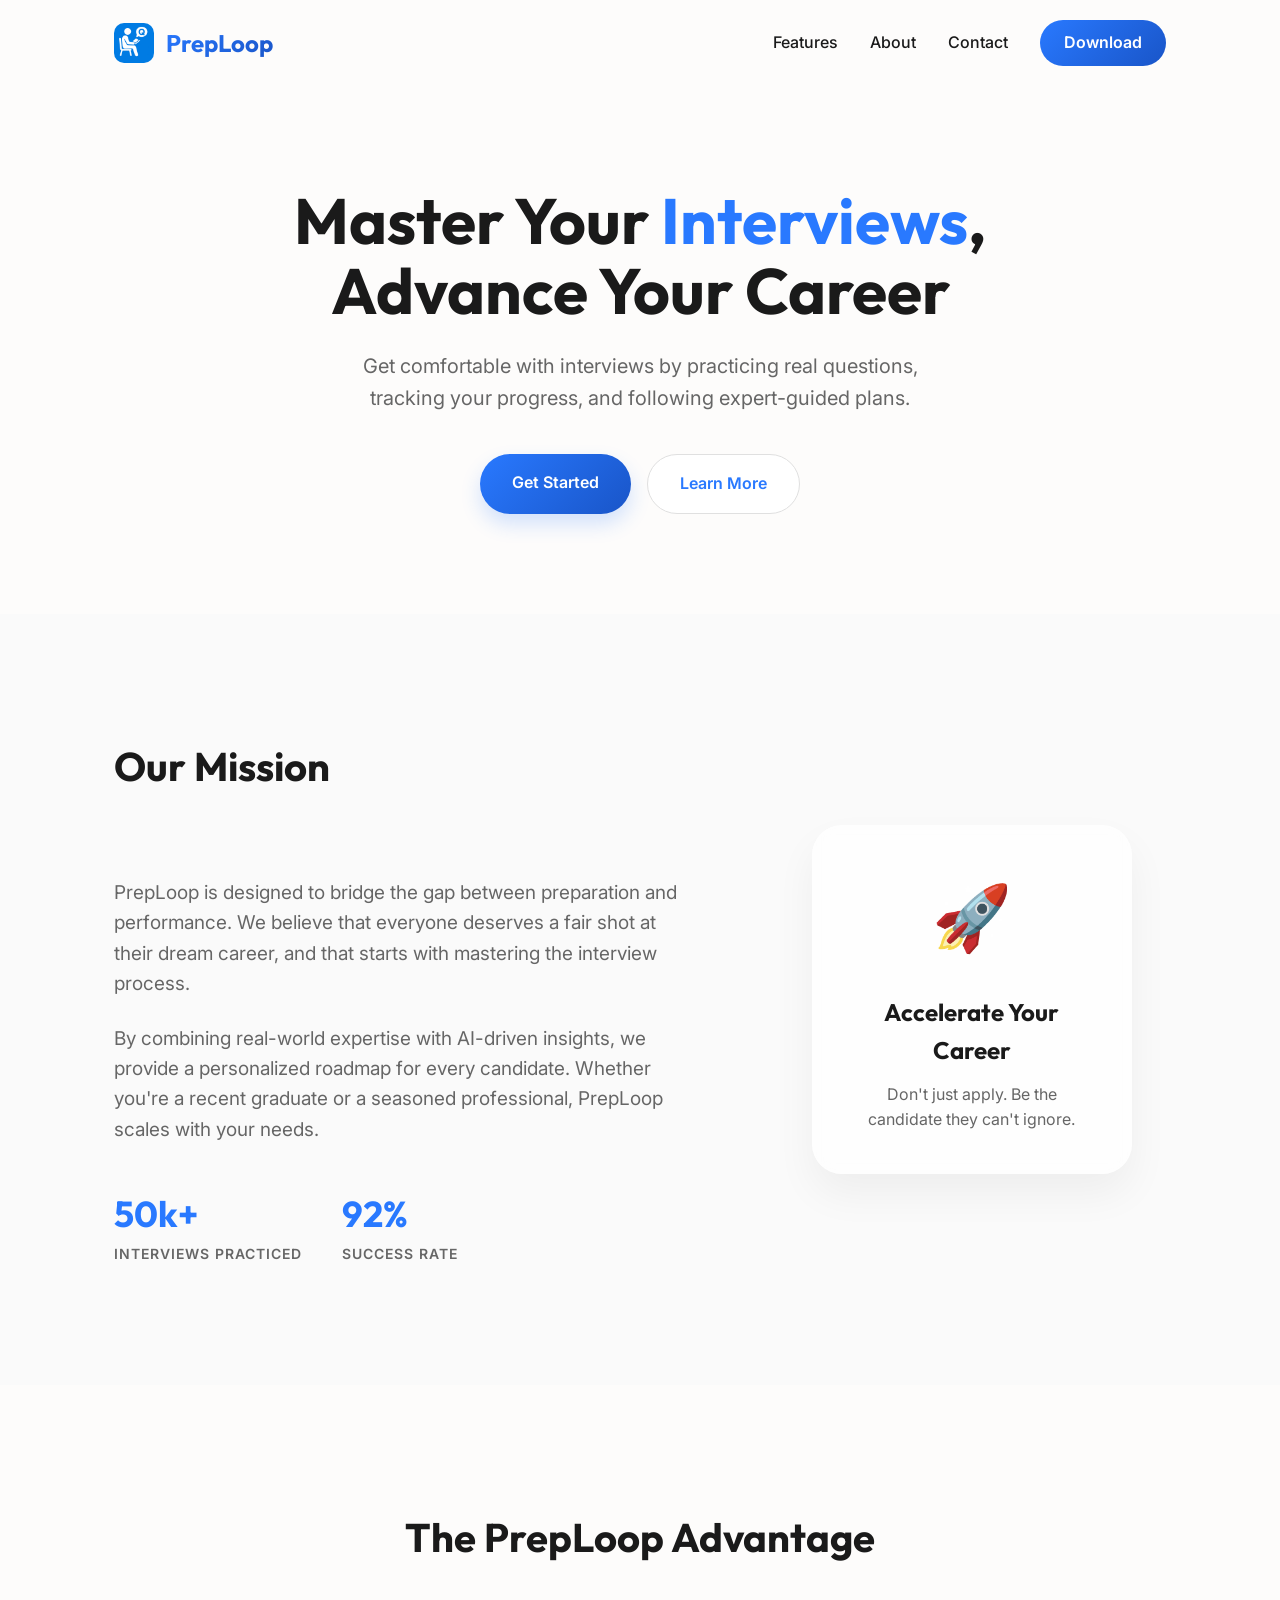
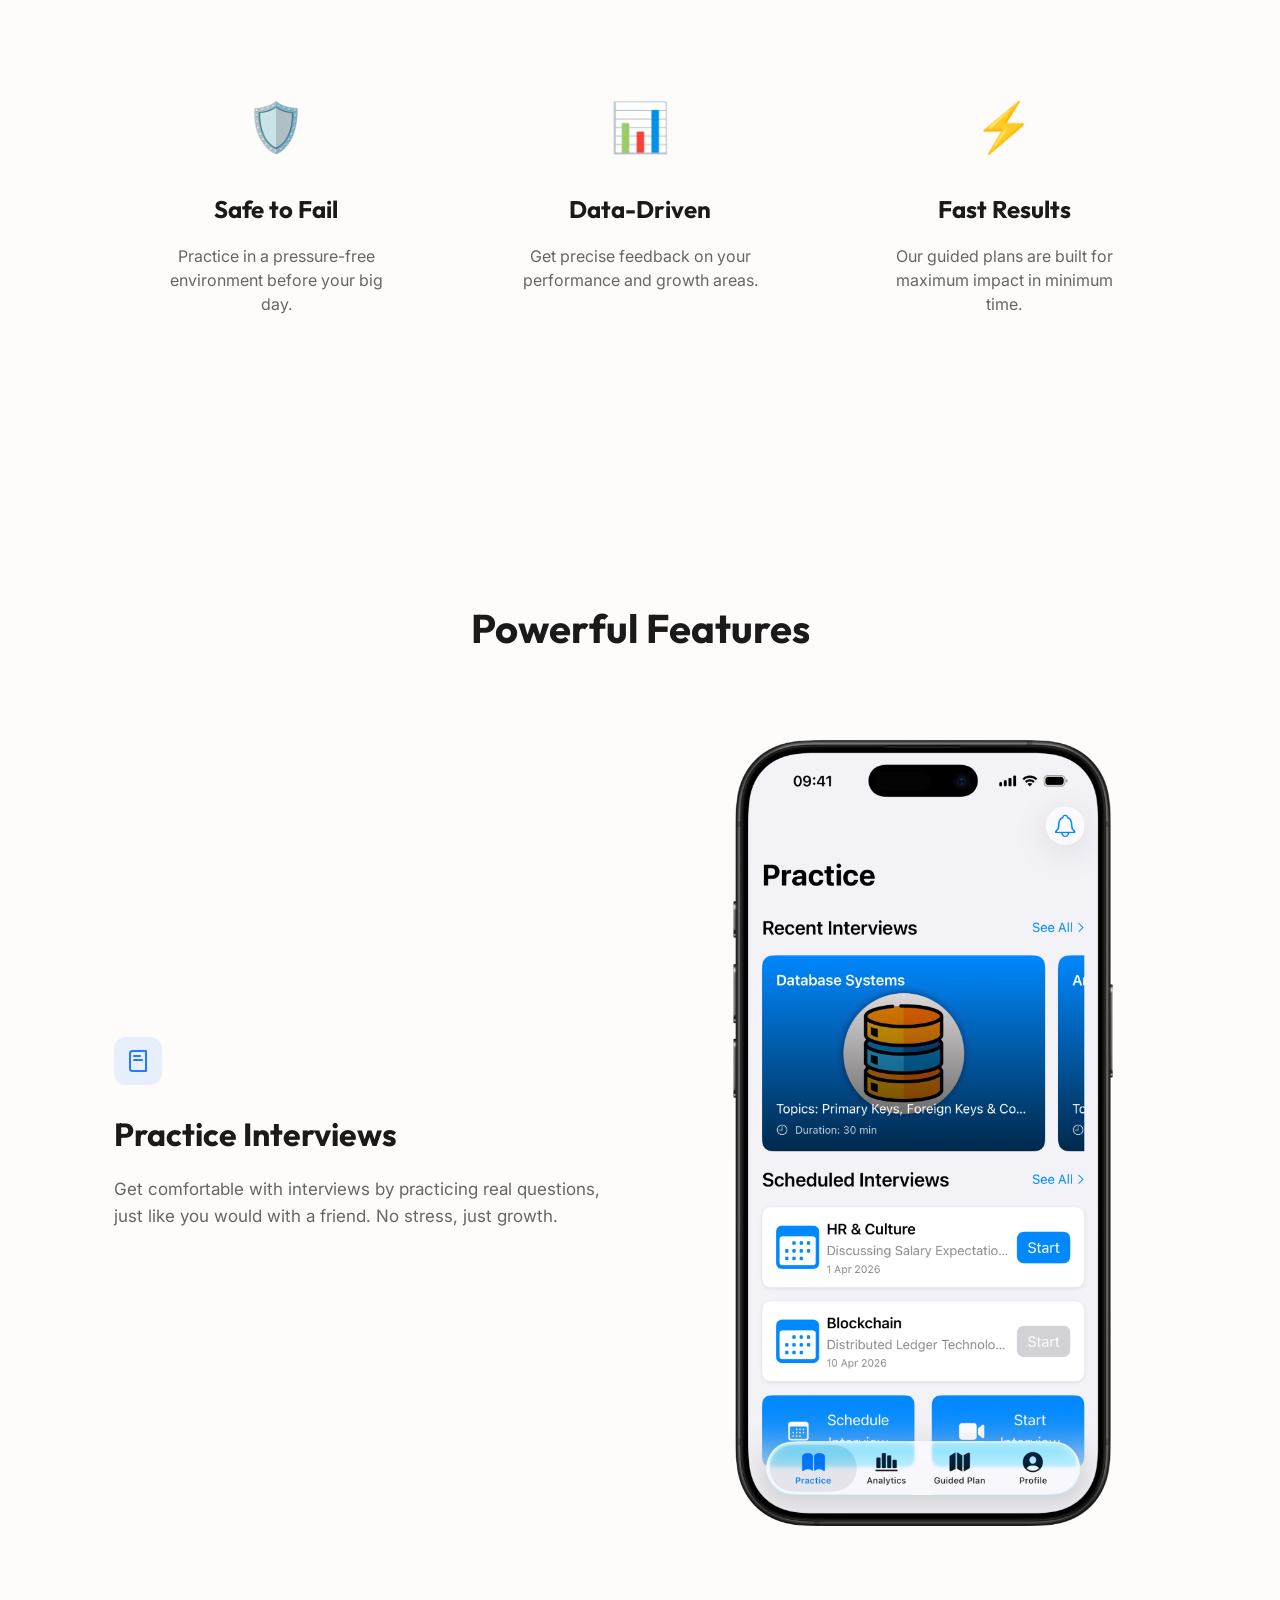
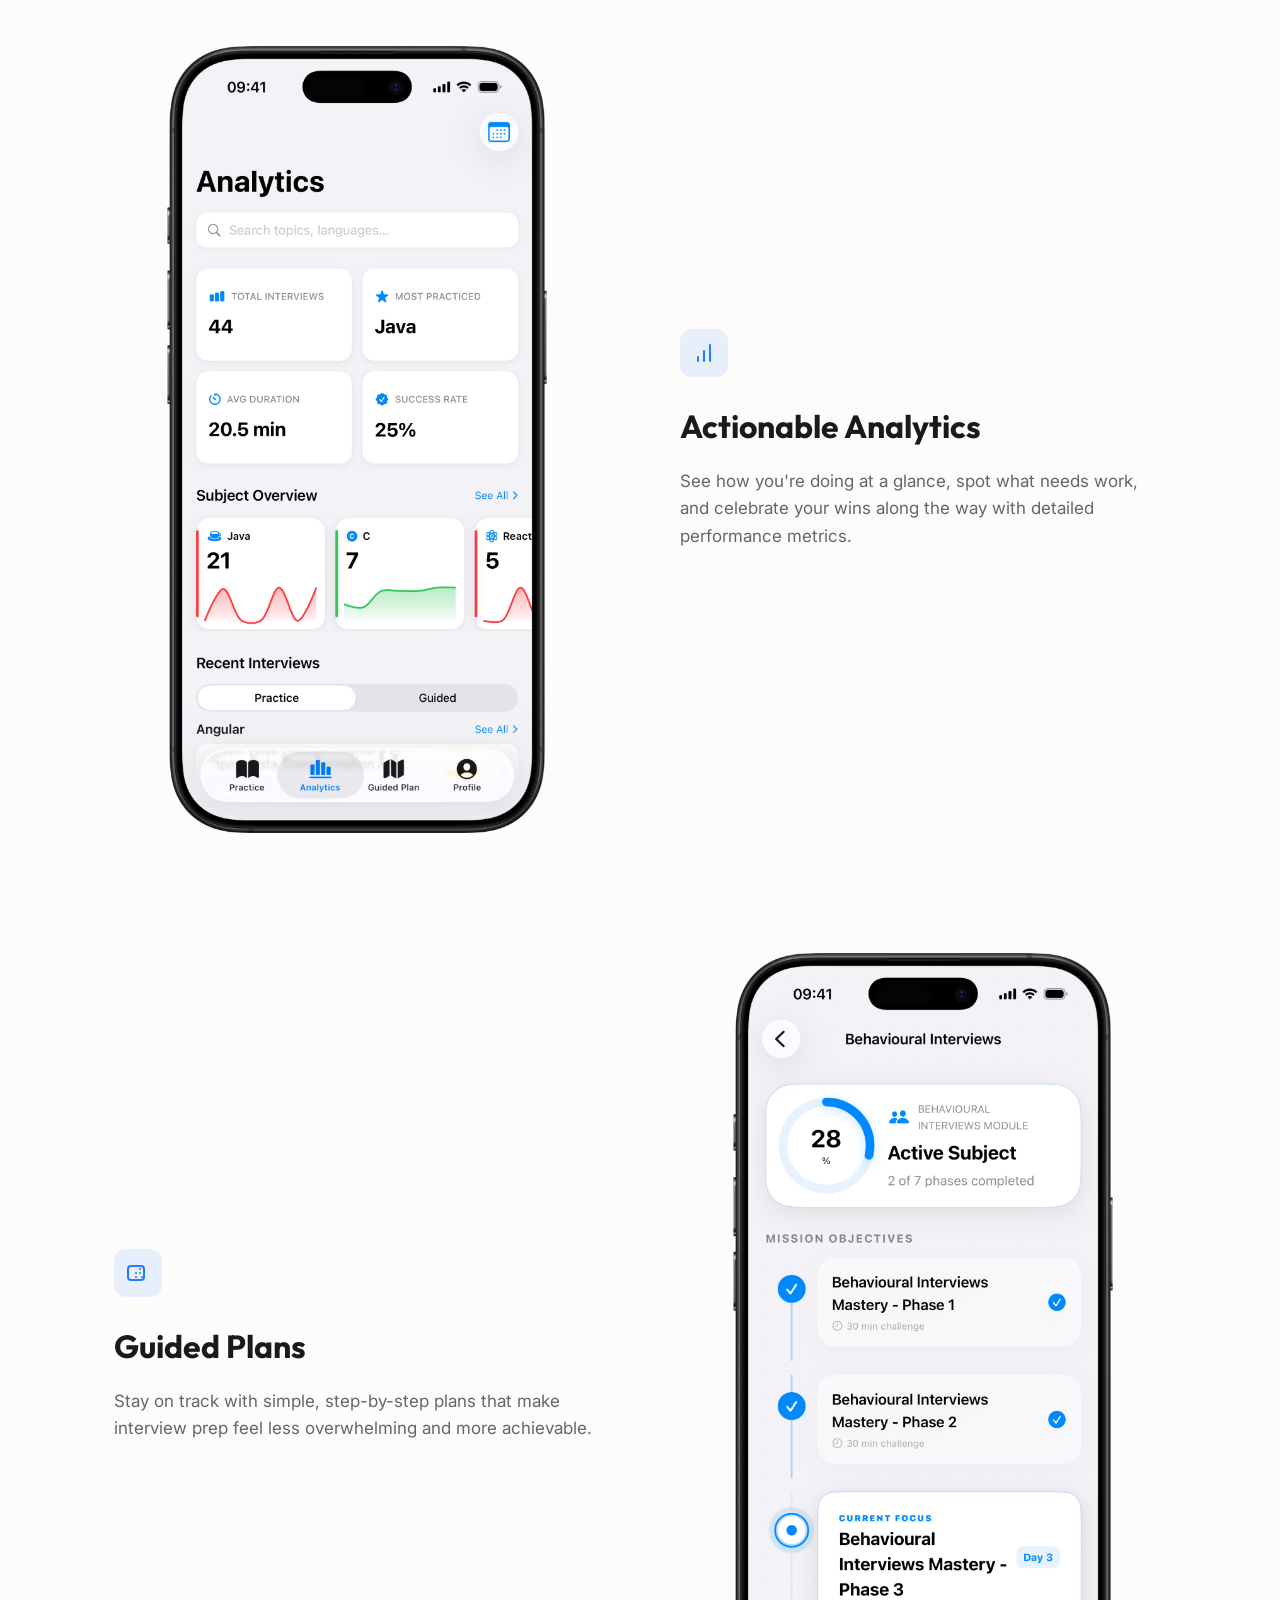
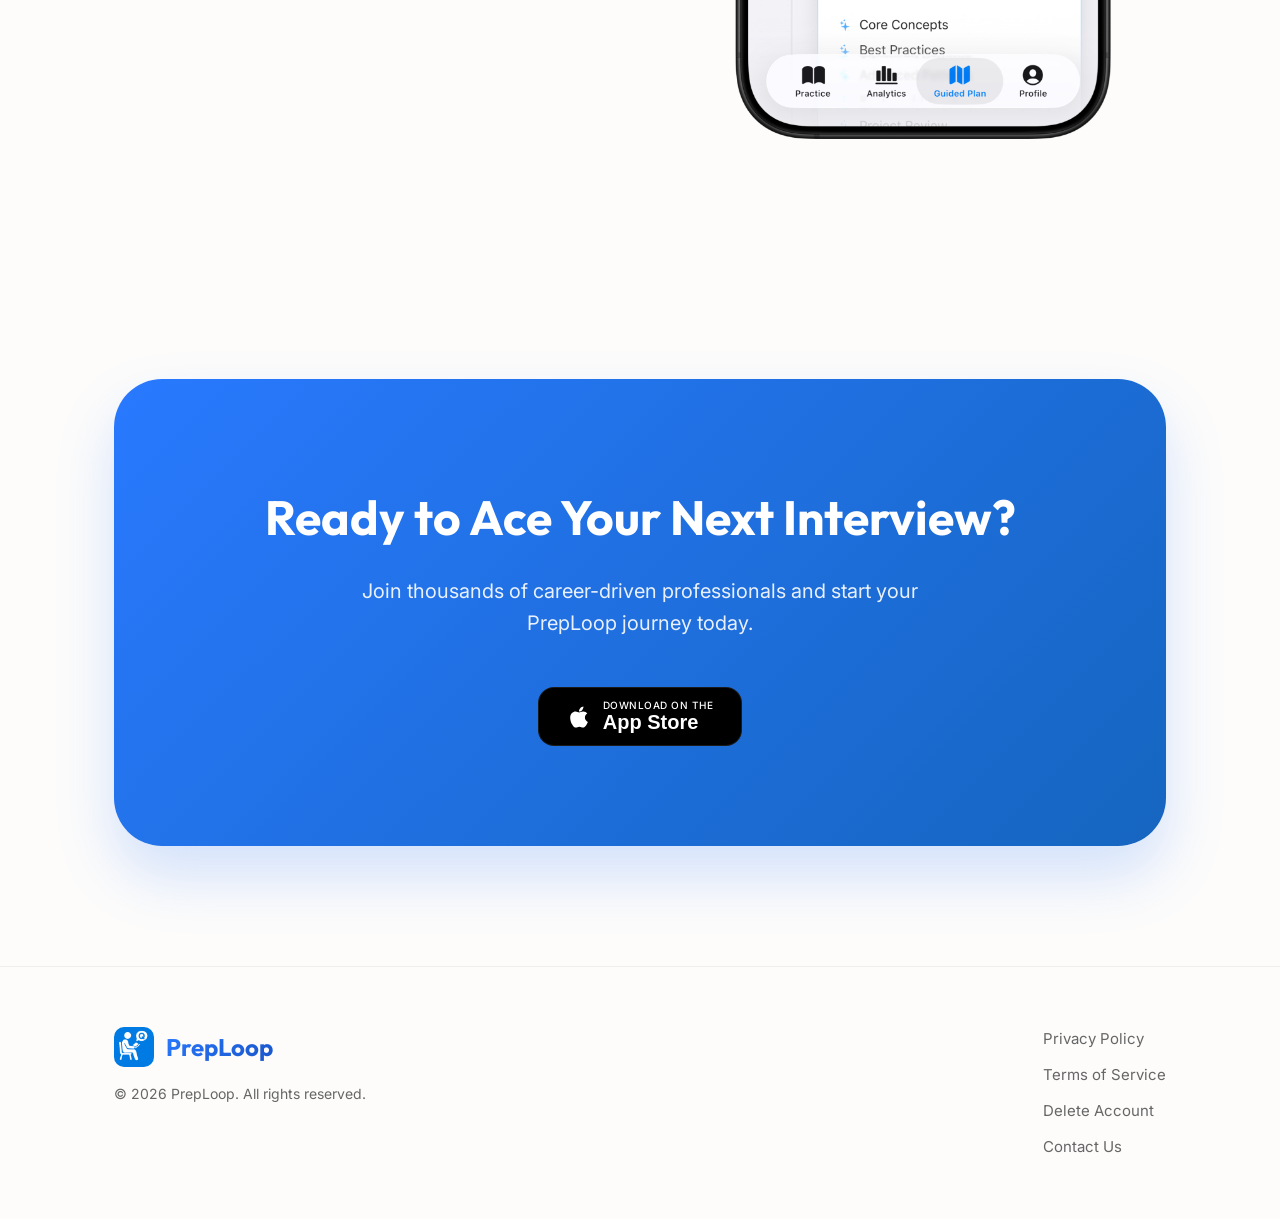
<file: index.html>
<!DOCTYPE html>
<html lang="en">
<head>
    <meta charset="UTF-8">
    <meta name="viewport" content="width=device-width, initial-scale=1.0">
    <title>PrepLoop - Master Your Interviews</title>
    <link rel="stylesheet" href="style.css">
    <link rel="preconnect" href="https://fonts.googleapis.com">
    <link rel="preconnect" href="https://fonts.gstatic.com" crossorigin>
    <link href="https://fonts.googleapis.com/css2?family=Inter:wght@300;400;500;600;700&family=Outfit:wght@400;600;700&display=swap" rel="stylesheet">
    <meta name="description" content="PrepLoop helps you master interviews with professional practice, analytics, and guided plans.">
</head>
<body>
    <header class="header">
        <div class="container nav-container">
            <div class="logo">
                <img src="assets/logo.jpg" alt="PrepLoop Logo" class="logo-img">
                <span class="logo-text">PrepLoop</span>
            </div>
            <nav class="nav">
                <a href="#features" class="nav-link">Features</a>
                <a href="#about" class="nav-link">About</a>
                <a href="mailto:tabrejshamsalam@gmail.com" class="nav-link">Contact</a>
                <a href="https://apps.apple.com/us/app/preploop/id6747250724" class="nav-link btn-download-small">Download</a>
            </nav>
        </div>
    </header>

    <main>
        <section class="hero">
            <div class="container hero-container">
                <div class="hero-content">
                    <h1 class="hero-title">Master Your <span class="highlight">Interviews</span>, Advance Your Career</h1>
                    <p class="hero-subtitle">Get comfortable with interviews by practicing real questions, tracking your progress, and following expert-guided plans.</p>
                    <div class="hero-actions">
                        <a href="https://apps.apple.com/us/app/preploop/id6747250724" class="btn btn-primary">Get Started</a>
                        <a href="#features" class="btn btn-secondary">Learn More</a>
                    </div>
                </div>
            </div>
        </section>

        <section id="about" class="about-section">
            <div class="container">
                <div class="about-grid">
                    <div class="about-content">
                        <h2 class="section-title text-left">Our Mission</h2>
                        <p class="about-text">PrepLoop is designed to bridge the gap between preparation and performance. We believe that everyone deserves a fair shot at their dream career, and that starts with mastering the interview process.</p>
                        <p class="about-text">By combining real-world expertise with AI-driven insights, we provide a personalized roadmap for every candidate. Whether you're a recent graduate or a seasoned professional, PrepLoop scales with your needs.</p>
                        <div class="about-stats">
                            <div class="stat-item">
                                <span class="stat-number">50k+</span>
                                <span class="stat-label">Interviews Practiced</span>
                            </div>
                            <div class="stat-item">
                                <span class="stat-number">92%</span>
                                <span class="stat-label">Success Rate</span>
                            </div>
                        </div>
                    </div>
                    <div class="about-visual">
                        <div class="glass-card about-card">
                            <div class="about-icon-large">🚀</div>
                            <h3>Accelerate Your Career</h3>
                            <p>Don't just apply. Be the candidate they can't ignore.</p>
                        </div>
                    </div>
                </div>
            </div>
        </section>

        <section id="why" class="why-section">
            <div class="container">
                <h2 class="section-title">The PrepLoop Advantage</h2>
                <div class="why-grid">
                    <div class="why-item">
                        <div class="why-icon">🛡️</div>
                        <h3>Safe to Fail</h3>
                        <p>Practice in a pressure-free environment before your big day.</p>
                    </div>
                    <div class="why-item">
                        <div class="why-icon">📊</div>
                        <h3>Data-Driven</h3>
                        <p>Get precise feedback on your performance and growth areas.</p>
                    </div>
                    <div class="why-item">
                        <div class="why-icon">⚡</div>
                        <h3>Fast Results</h3>
                        <p>Our guided plans are built for maximum impact in minimum time.</p>
                    </div>
                </div>
            </div>
        </section>

        <section id="features" class="features section-padding">
            <div class="container">
                <h2 class="section-title">Powerful Features</h2>
                
                <div class="feature-card animate-on-scroll">
                    <div class="feature-info">
                        <div class="feature-icon">
                            <svg xmlns="http://www.w3.org/2000/svg" width="24" height="24" viewBox="0 0 24 24" fill="none" stroke="currentColor" stroke-width="2" stroke-linecap="round" stroke-linejoin="round"><path d="M4 19.5v-15A2.5 2.5 0 0 1 6.5 2H20v20H6.5a2.5 2.5 0 0 1-2.5-2.5Z"/><path d="M8 7h6"/><path d="M8 11h8"/></svg>
                        </div>
                        <h3 class="feature-title">Practice Interviews</h3>
                        <p class="feature-description">Get comfortable with interviews by practicing real questions, just like you would with a friend. No stress, just growth.</p>
                    </div>
                    <div class="feature-visual">
                        <div class="screenshot-container">
                            <img src="assets/hero-screen.png" alt="Interview Practice" class="screenshot-img">
                        </div>
                    </div>
                </div>

                <div class="feature-card reverse animate-on-scroll">
                    <div class="feature-info">
                        <div class="feature-icon">
                            <svg xmlns="http://www.w3.org/2000/svg" width="24" height="24" viewBox="0 0 24 24" fill="none" stroke="currentColor" stroke-width="2" stroke-linecap="round" stroke-linejoin="round"><line x1="12" y1="20" x2="12" y2="10"/><line x1="18" y1="20" x2="18" y2="4"/><line x1="6" y1="20" x2="6" y2="16"/></svg>
                        </div>
                        <h3 class="feature-title">Actionable Analytics</h3>
                        <p class="feature-description">See how you're doing at a glance, spot what needs work, and celebrate your wins along the way with detailed performance metrics.</p>
                    </div>
                    <div class="feature-visual">
                        <div class="screenshot-container">
                            <img src="assets/analytics-screen.png" alt="Analytics Dashboard" class="screenshot-img">
                        </div>
                    </div>
                </div>

                <div class="feature-card animate-on-scroll">
                    <div class="feature-info">
                        <div class="feature-icon">
                            <svg xmlns="http://www.w3.org/2000/svg" width="24" height="24" viewBox="0 0 24 24" fill="none" stroke="currentColor" stroke-width="2" stroke-linecap="round" stroke-linejoin="round"><path d="M18 8a3 3 0 0 0-3-3H5a3 3 0 0 0-3 3v8a3 3 0 0 0 3 3h10a3 3 0 0 0 3-3V8Z"/><path d="M10 12h.01"/><path d="M16 16h.01"/><path d="M10 16h.01"/><path d="M14 12h.01"/><path d="M14 8h.01"/></svg>
                        </div>
                        <h3 class="feature-title">Guided Plans</h3>
                        <p class="feature-description">Stay on track with simple, step-by-step plans that make interview prep feel less overwhelming and more achievable.</p>
                    </div>
                    <div class="feature-visual">
                        <div class="screenshot-container">
                            <img src="assets/guided-plan-screen.png" alt="Guided Study Plan" class="screenshot-img">
                        </div>
                    </div>
                </div>

            </div>
        </section>

        <section id="download" class="cta-section">
            <div class="container">
                <div class="cta-card">
                    <h2 class="cta-title">Ready to Ace Your Next Interview?</h2>
                    <p class="cta-text">Join thousands of career-driven professionals and start your PrepLoop journey today.</p>
                    <div class="download-badges">
                        <a href="https://apps.apple.com/us/app/preploop/id6747250724" class="app-store-badge">
                            <svg class="apple-logo" viewBox="0 0 384 512" width="24" height="24">
                                <path fill="currentColor" d="M318.7 268.7c-.2-36.7 16.4-64.4 50-84.8-18.8-26.9-47.2-41.7-84.7-44.6-35.5-2.8-74.3 20.7-88.5 20.7-15 0-49.4-19.7-76.4-19.7C63.3 141.2 4 184.8 4 273.5q0 39.3 14.4 81.2c12.8 36.7 59 126.7 107.2 125.2 25.2-.6 43-17.9 75.8-17.9 31.8 0 48.3 17.9 76.4 17.9 48.6-.7 90.4-82.5 102.6-119.3-65.2-30.7-61.7-90-61.7-91.9zm-56.6-164.2c27.3-32.4 24.8-61.9 24-72.5-24.1 1.4-52 16.4-67.9 34.9-17.5 19.8-27.8 44.3-25.6 71.9 26.1 2 49.9-11.4 69.5-34.3z"/>
                            </svg>
                            <div class="badge-text">
                                <span class="badge-subtext">Download on the</span>
                                <span class="badge-maintext">App Store</span>
                            </div>
                        </a>
                    </div>
                </div>
            </div>
        </section>
    </main>

    <footer class="footer">
        <div class="container footer-container">
            <div class="footer-info">
                <div class="logo">
                    <img src="assets/logo.jpg" alt="PrepLoop Logo" class="logo-img">
                    <span class="logo-text">PrepLoop</span>
                </div>
                <p class="copyright">&copy; 2026 PrepLoop. All rights reserved.</p>
            </div>
            <div class="footer-links">
                <a href="privacy.html">Privacy Policy</a>
                <a href="terms.html">Terms of Service</a>
                <a href="delete-account.html">Delete Account</a>
                <a href="mailto:tabrejshamsalam@gmail.com">Contact Us</a>
            </div>
        </div>
    </footer>

    <script>
        // Intersection Observer for fade-in animations
        const observerOptions = {
            threshold: 0.1
        };

        const observer = new IntersectionObserver((entries) => {
            entries.forEach(entry => {
                if (entry.isIntersecting) {
                    entry.target.classList.add('visible');
                }
            });
        }, observerOptions);

        document.querySelectorAll('.animate-on-scroll').forEach(el => {
            observer.observe(el);
        });
    </script>
</body>
</html>
</file>
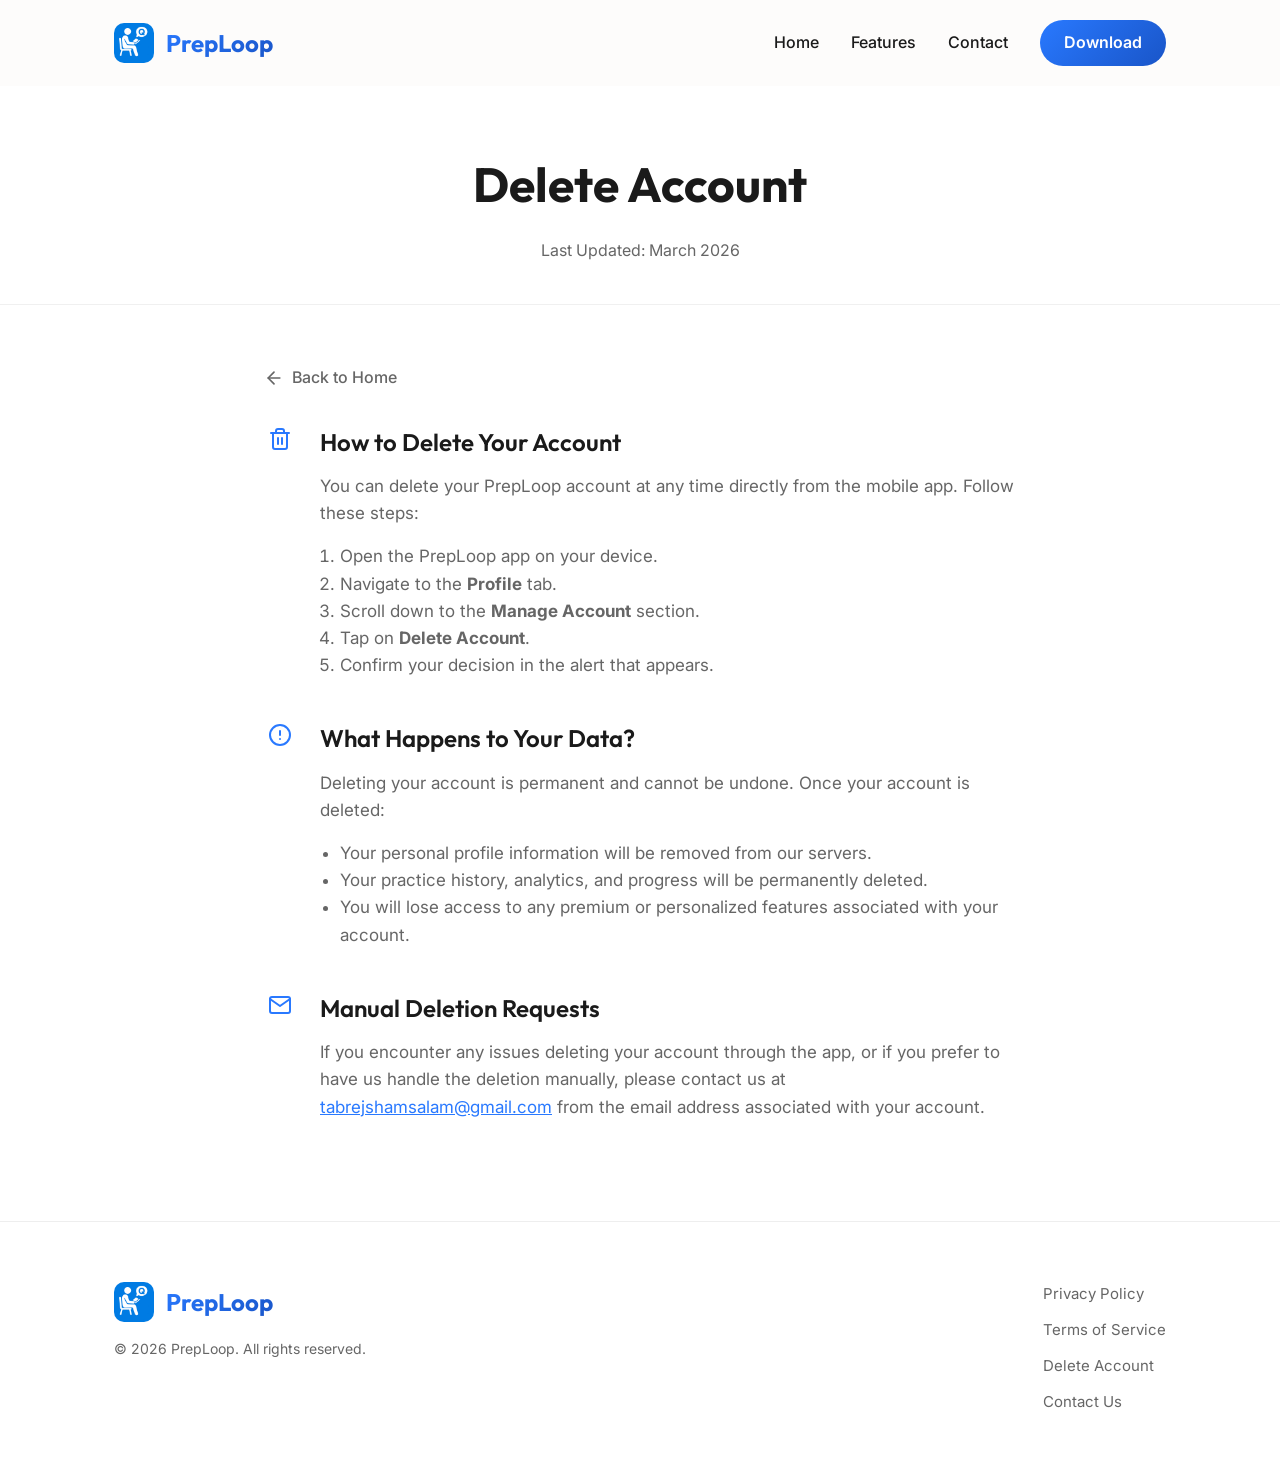
<file: delete-account.html>
<!DOCTYPE html>
<html lang="en">
<head>
    <meta charset="UTF-8">
    <meta name="viewport" content="width=device-width, initial-scale=1.0">
    <title>Delete Account - PrepLoop</title>
    <link rel="stylesheet" href="style.css">
    <link rel="preconnect" href="https://fonts.googleapis.com">
    <link rel="preconnect" href="https://fonts.gstatic.com" crossorigin>
    <link href="https://fonts.googleapis.com/css2?family=Inter:wght@300;400;500;600;700&family=Outfit:wght@400;600;700&display=swap" rel="stylesheet">
</head>
<body class="policy-page">
    <header class="header">
        <div class="container nav-container">
            <div class="logo">
                <img src="assets/logo.jpg" alt="PrepLoop Logo" class="logo-img">
                <span class="logo-text">PrepLoop</span>
            </div>
            <nav class="nav">
                <a href="index.html" class="nav-link">Home</a>
                <a href="index.html#features" class="nav-link">Features</a>
                <a href="mailto:care.preploop@gmail.com" class="nav-link">Contact</a>
                <a href="index.html#download" class="nav-link btn-download-small">Download</a>
            </nav>
        </div>
    </header>

    <main>
        <div class="policy-header">
            <div class="container">
                <h1 class="policy-title">Delete Account</h1>
                <p class="policy-subtitle">Last Updated: March 2026</p>
            </div>
        </div>

        <div class="policy-content animate-on-scroll">
            <a href="index.html" class="back-home">
                <svg xmlns="http://www.w3.org/2000/svg" width="20" height="20" viewBox="0 0 24 24" fill="none" stroke="currentColor" stroke-width="2" stroke-linecap="round" stroke-linejoin="round"><line x1="19" y1="12" x2="5" y2="12"/><polyline points="12 19 5 12 12 5"/></svg>
                Back to Home
            </a>

            <div class="policy-section">
                <div class="policy-icon">
                    <svg xmlns="http://www.w3.org/2000/svg" width="24" height="24" viewBox="0 0 24 24" fill="none" stroke="currentColor" stroke-width="2" stroke-linecap="round" stroke-linejoin="round"><path d="M3 6h18"/><path d="M19 6v14c0 1-1 2-2 2H7c-1 0-2-1-2-2V6"/><path d="M8 6V4c0-1 1-2 2-2h4c1 0 2 1 2 2v2"/><line x1="10" y1="11" x2="10" y2="17"/><line x1="14" y1="11" x2="14" y2="17"/></svg>
                </div>
                <div class="policy-text">
                    <h2>How to Delete Your Account</h2>
                    <p>You can delete your PrepLoop account at any time directly from the mobile app. Follow these steps:</p>
                    <ol style="margin-top: 16px; margin-left: 20px; color: var(--text-secondary); font-size: 17px;">
                        <li>Open the PrepLoop app on your device.</li>
                        <li>Navigate to the <strong>Profile</strong> tab.</li>
                        <li>Scroll down to the <strong>Manage Account</strong> section.</li>
                        <li>Tap on <strong>Delete Account</strong>.</li>
                        <li>Confirm your decision in the alert that appears.</li>
                    </ol>
                </div>
            </div>

            <div class="policy-section">
                <div class="policy-icon">
                    <svg xmlns="http://www.w3.org/2000/svg" width="24" height="24" viewBox="0 0 24 24" fill="none" stroke="currentColor" stroke-width="2" stroke-linecap="round" stroke-linejoin="round"><circle cx="12" cy="12" r="10"/><line x1="12" y1="8" x2="12" y2="12"/><line x1="12" y1="16" x2="12.01" y2="16"/></svg>
                </div>
                <div class="policy-text">
                    <h2>What Happens to Your Data?</h2>
                    <p>Deleting your account is permanent and cannot be undone. Once your account is deleted:</p>
                    <ul style="margin-top: 16px; margin-left: 20px; color: var(--text-secondary); font-size: 17px;">
                        <li>Your personal profile information will be removed from our servers.</li>
                        <li>Your practice history, analytics, and progress will be permanently deleted.</li>
                        <li>You will lose access to any premium or personalized features associated with your account.</li>
                    </ul>
                </div>
            </div>

            <div class="policy-section">
                <div class="policy-icon">
                    <svg xmlns="http://www.w3.org/2000/svg" width="24" height="24" viewBox="0 0 24 24" fill="none" stroke="currentColor" stroke-width="2" stroke-linecap="round" stroke-linejoin="round"><path d="M4 4h16c1.1 0 2 .9 2 2v12c0 1.1-.9 2-2 2H4c-1.1 0-2-.9-2-2V6c0-1.1.9-2 2-2z"/><polyline points="22,6 12,13 2,6"/></svg>
                </div>
                <div class="policy-text">
                    <h2>Manual Deletion Requests</h2>
                    <p>If you encounter any issues deleting your account through the app, or if you prefer to have us handle the deletion manually, please contact us at <a href="mailto:tabrejshamsalam@gmail.com">tabrejshamsalam@gmail.com</a> from the email address associated with your account.</p>
                </div>
            </div>
        </div>
    </main>

    <footer class="footer">
        <div class="container footer-container">
            <div class="footer-info">
                <div class="logo">
                    <img src="assets/logo.jpg" alt="PrepLoop Logo" class="logo-img">
                    <span class="logo-text">PrepLoop</span>
                </div>
                <p class="copyright">&copy; 2026 PrepLoop. All rights reserved.</p>
            </div>
            <div class="footer-links">
                <a href="privacy.html">Privacy Policy</a>
                <a href="terms.html">Terms of Service</a>
                <a href="delete-account.html">Delete Account</a>
                <a href="mailto:tabrejshamsalam@gmail.com">Contact Us</a>
            </div>
        </div>
    </footer>

    <script>
        // Intersection Observer for fade-in animations
        const observerOptions = { threshold: 0.1 };
        const observer = new IntersectionObserver((entries) => {
            entries.forEach(entry => {
                if (entry.isIntersecting) {
                    entry.target.classList.add('visible');
                }
            });
        }, observerOptions);

        document.querySelectorAll('.animate-on-scroll').forEach(el => {
            observer.observe(el);
        });
    </script>
</body>
</html>
</file>
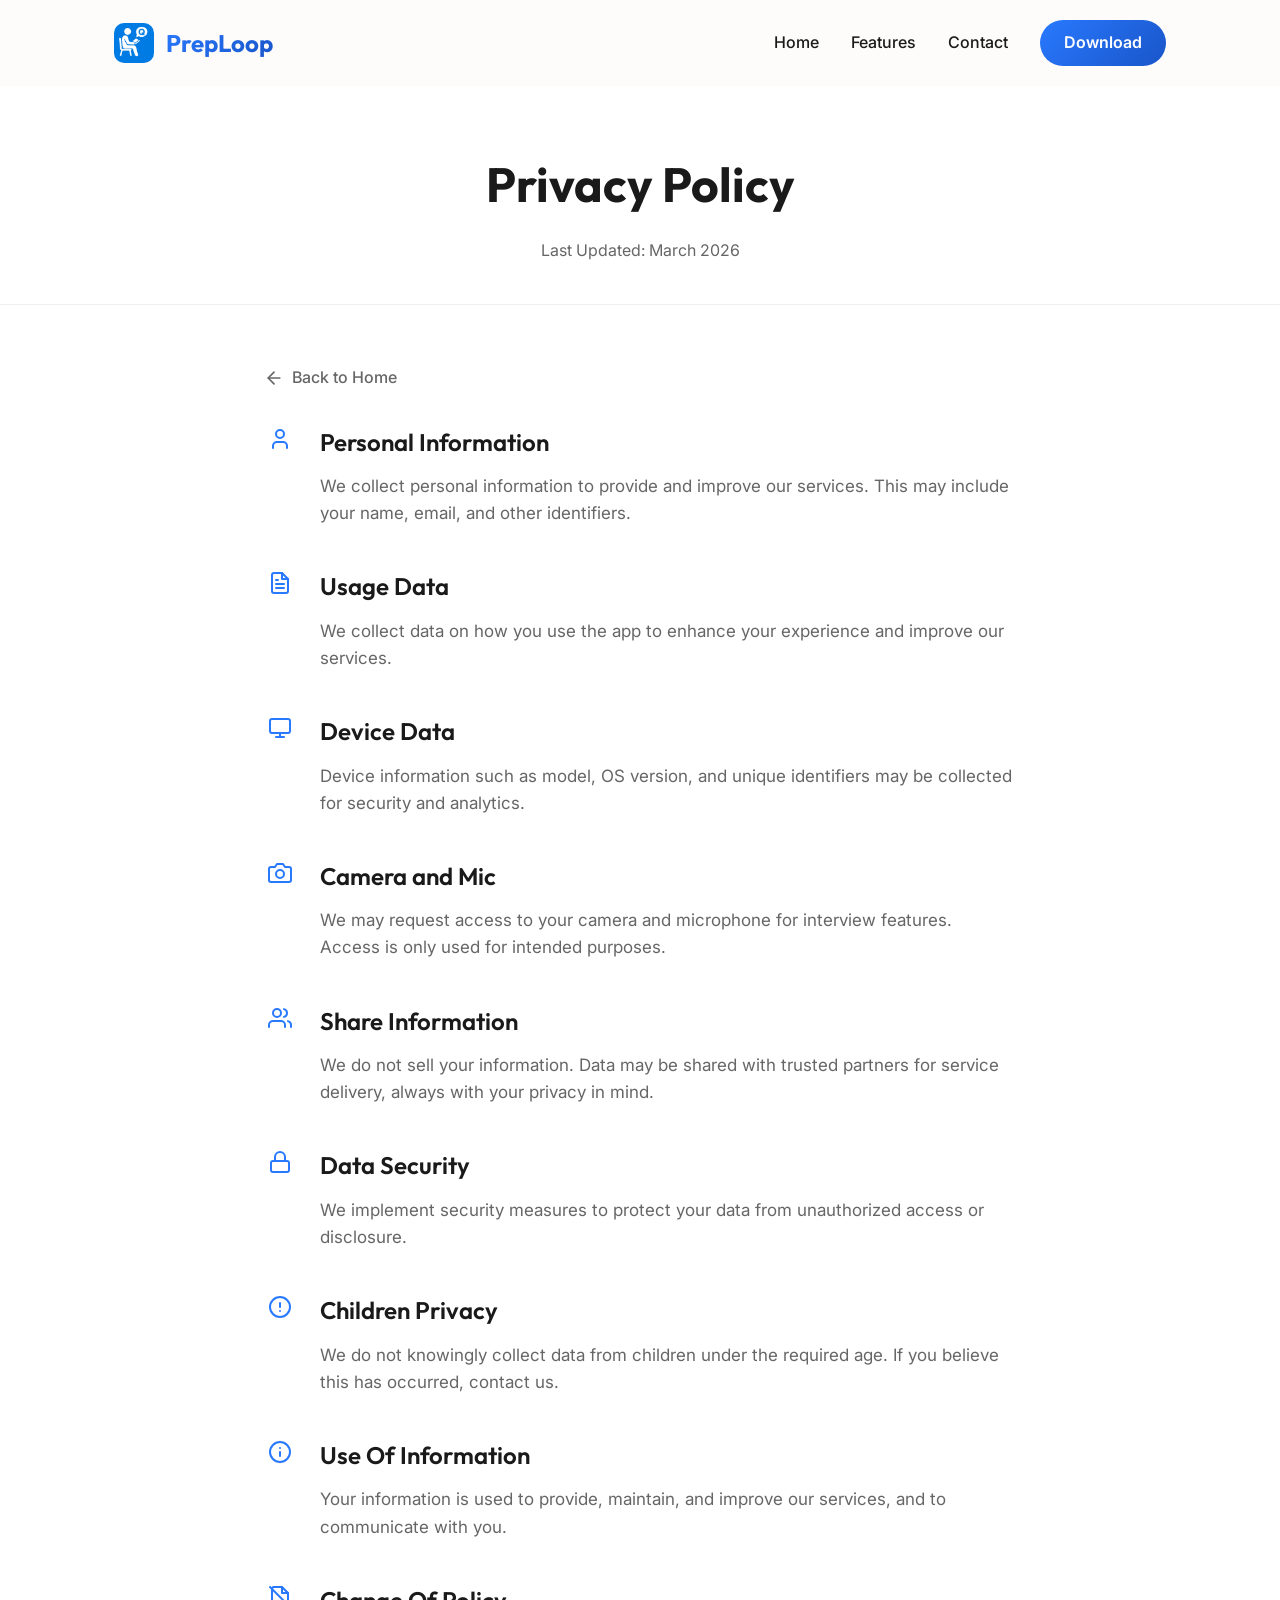
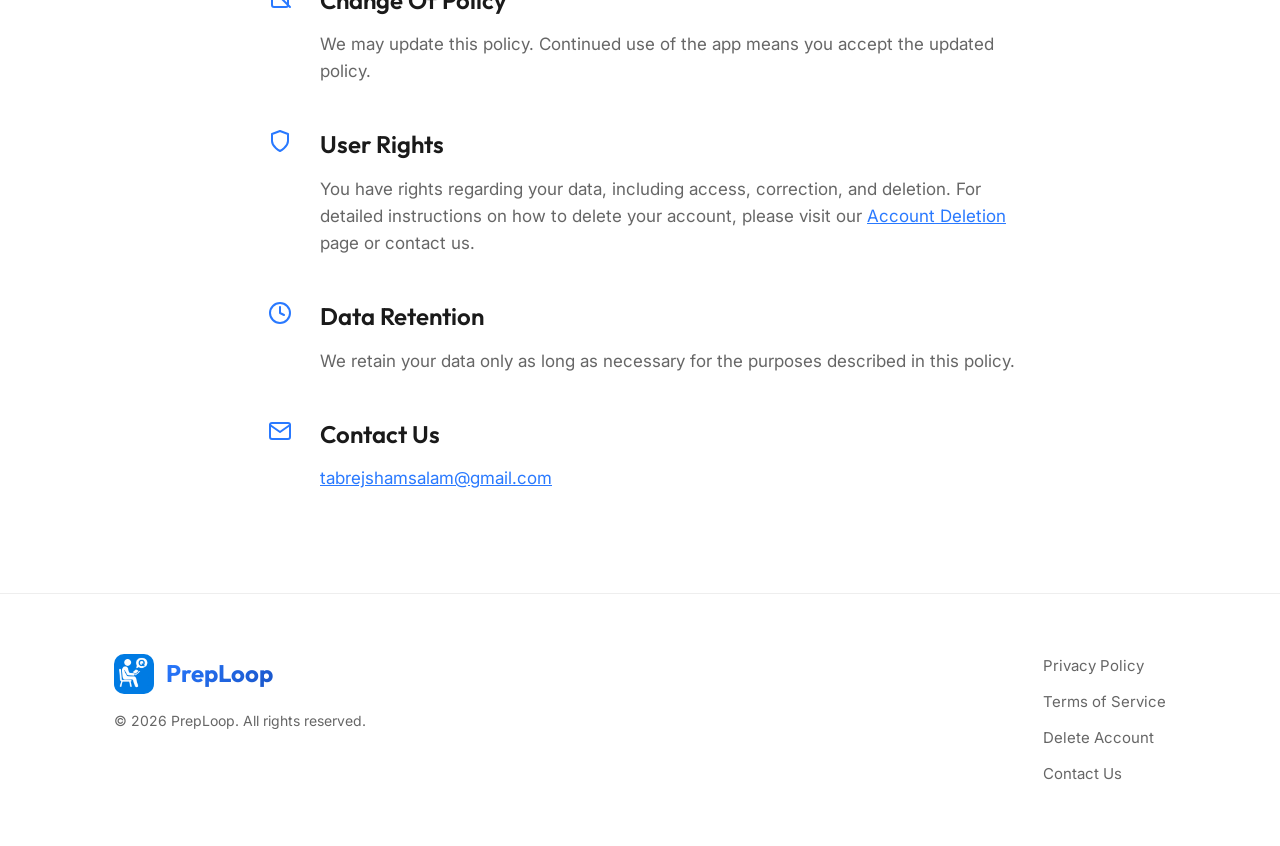
<file: privacy.html>
<!DOCTYPE html>
<html lang="en">
<head>
    <meta charset="UTF-8">
    <meta name="viewport" content="width=device-width, initial-scale=1.0">
    <title>Privacy Policy - PrepLoop</title>
    <link rel="stylesheet" href="style.css">
    <link rel="preconnect" href="https://fonts.googleapis.com">
    <link rel="preconnect" href="https://fonts.gstatic.com" crossorigin>
    <link href="https://fonts.googleapis.com/css2?family=Inter:wght@300;400;500;600;700&family=Outfit:wght@400;600;700&display=swap" rel="stylesheet">
</head>
<body class="policy-page">
    <header class="header">
        <div class="container nav-container">
            <div class="logo">
                <img src="assets/logo.jpg" alt="PrepLoop Logo" class="logo-img">
                <span class="logo-text">PrepLoop</span>
            </div>
            <nav class="nav">
                <a href="index.html" class="nav-link">Home</a>
                <a href="index.html#features" class="nav-link">Features</a>
                <a href="mailto:tabrejshamsalam@gmail.com" class="nav-link">Contact</a>
                <a href="index.html#download" class="nav-link btn-download-small">Download</a>
            </nav>
        </div>
    </header>

    <main>
        <div class="policy-header">
            <div class="container">
                <h1 class="policy-title">Privacy Policy</h1>
                <p class="policy-subtitle">Last Updated: March 2026</p>
            </div>
        </div>

        <div class="policy-content animate-on-scroll">
            <a href="index.html" class="back-home">
                <svg xmlns="http://www.w3.org/2000/svg" width="20" height="20" viewBox="0 0 24 24" fill="none" stroke="currentColor" stroke-width="2" stroke-linecap="round" stroke-linejoin="round"><line x1="19" y1="12" x2="5" y2="12"/><polyline points="12 19 5 12 12 5"/></svg>
                Back to Home
            </a>

            <div class="policy-section">
                <div class="policy-icon">
                    <svg xmlns="http://www.w3.org/2000/svg" width="24" height="24" viewBox="0 0 24 24" fill="none" stroke="currentColor" stroke-width="2" stroke-linecap="round" stroke-linejoin="round"><path d="M19 21v-2a4 4 0 0 0-4-4H9a4 4 0 0 0-4 4v2"/><circle cx="12" cy="7" r="4"/></svg>
                </div>
                <div class="policy-text">
                    <h2>Personal Information</h2>
                    <p>We collect personal information to provide and improve our services. This may include your name, email, and other identifiers.</p>
                </div>
            </div>

            <div class="policy-section">
                <div class="policy-icon">
                    <svg xmlns="http://www.w3.org/2000/svg" width="24" height="24" viewBox="0 0 24 24" fill="none" stroke="currentColor" stroke-width="2" stroke-linecap="round" stroke-linejoin="round"><path d="M14 2H6a2 2 0 0 0-2 2v16a2 2 0 0 0 2 2h12a2 2 0 0 0 2-2V8z"/><polyline points="14 2 14 8 20 8"/><line x1="16" y1="13" x2="8" y2="13"/><line x1="16" y1="17" x2="8" y2="17"/><polyline points="10 9 9 9 8 9"/></svg>
                </div>
                <div class="policy-text">
                    <h2>Usage Data</h2>
                    <p>We collect data on how you use the app to enhance your experience and improve our services.</p>
                </div>
            </div>

            <div class="policy-section">
                <div class="policy-icon">
                    <svg xmlns="http://www.w3.org/2000/svg" width="24" height="24" viewBox="0 0 24 24" fill="none" stroke="currentColor" stroke-width="2" stroke-linecap="round" stroke-linejoin="round"><rect x="2" y="3" width="20" height="14" rx="2" ry="2"/><line x1="8" y1="21" x2="16" y2="21"/><line x1="12" y1="17" x2="12" y2="21"/></svg>
                </div>
                <div class="policy-text">
                    <h2>Device Data</h2>
                    <p>Device information such as model, OS version, and unique identifiers may be collected for security and analytics.</p>
                </div>
            </div>

            <div class="policy-section">
                <div class="policy-icon">
                    <svg xmlns="http://www.w3.org/2000/svg" width="24" height="24" viewBox="0 0 24 24" fill="none" stroke="currentColor" stroke-width="2" stroke-linecap="round" stroke-linejoin="round"><path d="M23 19a2 2 0 0 1-2 2H3a2 2 0 0 1-2-2V8a2 2 0 0 1 2-2h4l2-3h6l2 3h4a2 2 0 0 1 2 2z"/><circle cx="12" cy="13" r="4"/></svg>
                </div>
                <div class="policy-text">
                    <h2>Camera and Mic</h2>
                    <p>We may request access to your camera and microphone for interview features. Access is only used for intended purposes.</p>
                </div>
            </div>

            <div class="policy-section">
                <div class="policy-icon">
                    <svg xmlns="http://www.w3.org/2000/svg" width="24" height="24" viewBox="0 0 24 24" fill="none" stroke="currentColor" stroke-width="2" stroke-linecap="round" stroke-linejoin="round"><path d="M17 21v-2a4 4 0 0 0-4-4H5a4 4 0 0 0-4 4v2"/><circle cx="9" cy="7" r="4"/><path d="M23 21v-2a4 4 0 0 0-3-3.87"/><path d="M16 3.13a4 4 0 0 1 0 7.75"/></svg>
                </div>
                <div class="policy-text">
                    <h2>Share Information</h2>
                    <p>We do not sell your information. Data may be shared with trusted partners for service delivery, always with your privacy in mind.</p>
                </div>
            </div>

            <div class="policy-section">
                <div class="policy-icon">
                    <svg xmlns="http://www.w3.org/2000/svg" width="24" height="24" viewBox="0 0 24 24" fill="none" stroke="currentColor" stroke-width="2" stroke-linecap="round" stroke-linejoin="round"><rect x="3" y="11" width="18" height="11" rx="2" ry="2"/><path d="M7 11V7a5 5 0 0 1 10 0v4"/></svg>
                </div>
                <div class="policy-text">
                    <h2>Data Security</h2>
                    <p>We implement security measures to protect your data from unauthorized access or disclosure.</p>
                </div>
            </div>

            <div class="policy-section">
                <div class="policy-icon">
                    <svg xmlns="http://www.w3.org/2000/svg" width="24" height="24" viewBox="0 0 24 24" fill="none" stroke="currentColor" stroke-width="2" stroke-linecap="round" stroke-linejoin="round"><circle cx="12" cy="12" r="10"/><line x1="12" y1="8" x2="12" y2="12"/><line x1="12" y1="16" x2="12.01" y2="16"/></svg>
                </div>
                <div class="policy-text">
                    <h2>Children Privacy</h2>
                    <p>We do not knowingly collect data from children under the required age. If you believe this has occurred, contact us.</p>
                </div>
            </div>

            <div class="policy-section">
                <div class="policy-icon">
                    <svg xmlns="http://www.w3.org/2000/svg" width="24" height="24" viewBox="0 0 24 24" fill="none" stroke="currentColor" stroke-width="2" stroke-linecap="round" stroke-linejoin="round"><circle cx="12" cy="12" r="10"/><path d="M12 16v-4"/><path d="M12 8h.01"/></svg>
                </div>
                <div class="policy-text">
                    <h2>Use Of Information</h2>
                    <p>Your information is used to provide, maintain, and improve our services, and to communicate with you.</p>
                </div>
            </div>

            <div class="policy-section">
                <div class="policy-icon">
                    <svg xmlns="http://www.w3.org/2000/svg" width="24" height="24" viewBox="0 0 24 24" fill="none" stroke="currentColor" stroke-width="2" stroke-linecap="round" stroke-linejoin="round"><path d="m2 2 20 20"/><path d="M14 2H6a2 2 0 0 0-2 2v16a2 2 0 0 0 2 2h12a2 2 0 0 0 2-2V8z"/><path d="M14 2v6h6"/></svg>
                </div>
                <div class="policy-text">
                    <h2>Change Of Policy</h2>
                    <p>We may update this policy. Continued use of the app means you accept the updated policy.</p>
                </div>
            </div>

            <div class="policy-section">
                <div class="policy-icon">
                    <svg xmlns="http://www.w3.org/2000/svg" width="24" height="24" viewBox="0 0 24 24" fill="none" stroke="currentColor" stroke-width="2" stroke-linecap="round" stroke-linejoin="round"><path d="M12 22s8-4 8-10V5l-8-3-8 3v7c0 6 8 10 8 10z"/></svg>
                </div>
                <div class="policy-text">
                    <h2>User Rights</h2>
                    <p>You have rights regarding your data, including access, correction, and deletion. For detailed instructions on how to delete your account, please visit our <a href="delete-account.html">Account Deletion</a> page or contact us.</p>
                </div>
            </div>

            <div class="policy-section">
                <div class="policy-icon">
                    <svg xmlns="http://www.w3.org/2000/svg" width="24" height="24" viewBox="0 0 24 24" fill="none" stroke="currentColor" stroke-width="2" stroke-linecap="round" stroke-linejoin="round"><circle cx="12" cy="12" r="10"/><polyline points="12 6 12 12 16 14"/></svg>
                </div>
                <div class="policy-text">
                    <h2>Data Retention</h2>
                    <p>We retain your data only as long as necessary for the purposes described in this policy.</p>
                </div>
            </div>

            <div class="policy-section">
                <div class="policy-icon">
                    <svg xmlns="http://www.w3.org/2000/svg" width="24" height="24" viewBox="0 0 24 24" fill="none" stroke="currentColor" stroke-width="2" stroke-linecap="round" stroke-linejoin="round"><path d="M4 4h16c1.1 0 2 .9 2 2v12c0 1.1-.9 2-2 2H4c-1.1 0-2-.9-2-2V6c0-1.1.9-2 2-2z"/><polyline points="22,6 12,13 2,6"/></svg>
                </div>
                <div class="policy-text">
                    <h2>Contact Us</h2>
                    <p><a href="mailto:tabrejshamsalam@gmail.com">tabrejshamsalam@gmail.com</a></p>
                </div>
            </div>
        </div>
    </main>

    <footer class="footer">
        <div class="container footer-container">
            <div class="footer-info">
                <div class="logo">
                    <img src="assets/logo.jpg" alt="PrepLoop Logo" class="logo-img">
                    <span class="logo-text">PrepLoop</span>
                </div>
                <p class="copyright">&copy; 2026 PrepLoop. All rights reserved.</p>
            </div>
            <div class="footer-links">
                <a href="privacy.html">Privacy Policy</a>
                <a href="terms.html">Terms of Service</a>
                <a href="delete-account.html">Delete Account</a>
                <a href="mailto:tabrejshamsalam@gmail.com">Contact Us</a>
            </div>
        </div>
    </footer>

    <script>
        // Intersection Observer for fade-in animations
        const observerOptions = { threshold: 0.1 };
        const observer = new IntersectionObserver((entries) => {
            entries.forEach(entry => {
                if (entry.isIntersecting) {
                    entry.target.classList.add('visible');
                }
            });
        }, observerOptions);

        document.querySelectorAll('.animate-on-scroll').forEach(el => {
            observer.observe(el);
        });
    </script>
</body>
</html>
</file>
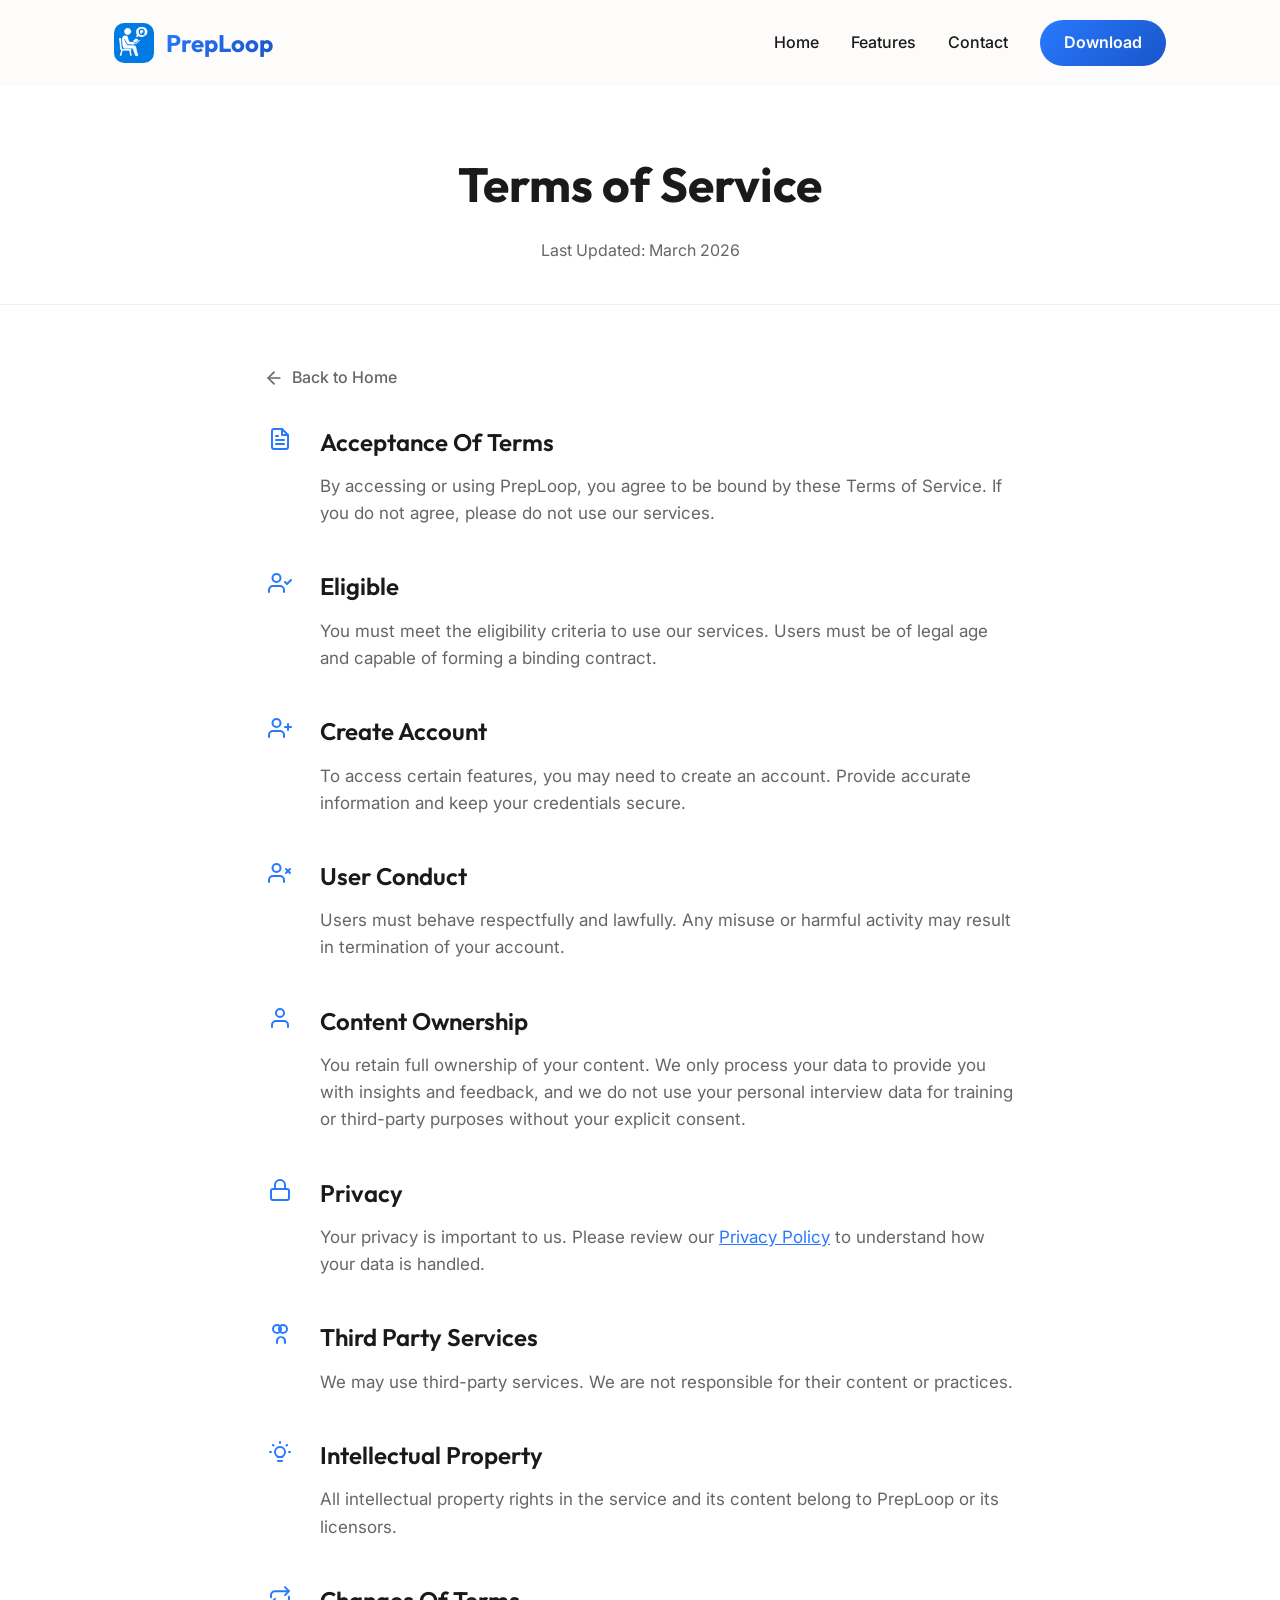
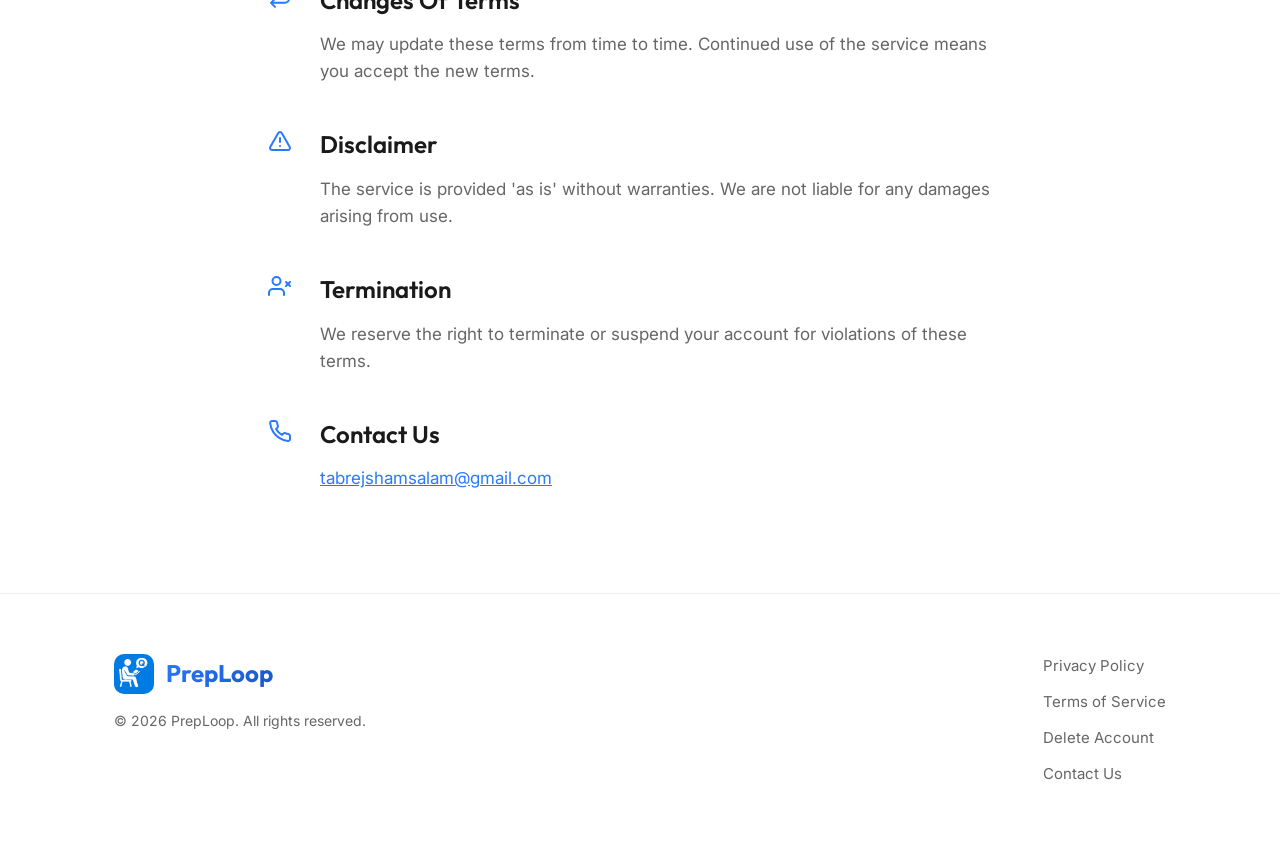
<file: terms.html>
<!DOCTYPE html>
<html lang="en">
<head>
    <meta charset="UTF-8">
    <meta name="viewport" content="width=device-width, initial-scale=1.0">
    <title>Terms of Service - PrepLoop</title>
    <link rel="stylesheet" href="style.css">
    <link rel="preconnect" href="https://fonts.googleapis.com">
    <link rel="preconnect" href="https://fonts.gstatic.com" crossorigin>
    <link href="https://fonts.googleapis.com/css2?family=Inter:wght@300;400;500;600;700&family=Outfit:wght@400;600;700&display=swap" rel="stylesheet">
</head>
<body class="policy-page">
    <header class="header">
        <div class="container nav-container">
            <div class="logo">
                <img src="assets/logo.jpg" alt="PrepLoop Logo" class="logo-img">
                <span class="logo-text">PrepLoop</span>
            </div>
            <nav class="nav">
                <a href="index.html" class="nav-link">Home</a>
                <a href="index.html#features" class="nav-link">Features</a>
                <a href="mailto:care.preploop@gmail.com" class="nav-link">Contact</a>
                <a href="index.html#download" class="nav-link btn-download-small">Download</a>
            </nav>
        </div>
    </header>

    <main>
        <div class="policy-header">
            <div class="container">
                <h1 class="policy-title">Terms of Service</h1>
                <p class="policy-subtitle">Last Updated: March 2026</p>
            </div>
        </div>

        <div class="policy-content animate-on-scroll">
            <a href="index.html" class="back-home">
                <svg xmlns="http://www.w3.org/2000/svg" width="20" height="20" viewBox="0 0 24 24" fill="none" stroke="currentColor" stroke-width="2" stroke-linecap="round" stroke-linejoin="round"><line x1="19" y1="12" x2="5" y2="12"/><polyline points="12 19 5 12 12 5"/></svg>
                Back to Home
            </a>

            <div class="policy-section">
                <div class="policy-icon">
                    <svg xmlns="http://www.w3.org/2000/svg" width="24" height="24" viewBox="0 0 24 24" fill="none" stroke="currentColor" stroke-width="2" stroke-linecap="round" stroke-linejoin="round"><path d="M14 2H6a2 2 0 0 0-2 2v16a2 2 0 0 0 2 2h12a2 2 0 0 0 2-2V8z"/><polyline points="14 2 14 8 20 8"/><line x1="16" y1="13" x2="8" y2="13"/><line x1="16" y1="17" x2="8" y2="17"/><polyline points="10 9 9 9 8 9"/></svg>
                </div>
                <div class="policy-text">
                    <h2>Acceptance Of Terms</h2>
                    <p>By accessing or using PrepLoop, you agree to be bound by these Terms of Service. If you do not agree, please do not use our services.</p>
                </div>
            </div>

            <div class="policy-section">
                <div class="policy-icon">
                    <svg xmlns="http://www.w3.org/2000/svg" width="24" height="24" viewBox="0 0 24 24" fill="none" stroke="currentColor" stroke-width="2" stroke-linecap="round" stroke-linejoin="round"><path d="M16 21v-2a4 4 0 0 0-4-4H5a4 4 0 0 0-4 4v2"/><circle cx="8.5" cy="7" r="4"/><polyline points="17 11 19 13 23 9"/></svg>
                </div>
                <div class="policy-text">
                    <h2>Eligible</h2>
                    <p>You must meet the eligibility criteria to use our services. Users must be of legal age and capable of forming a binding contract.</p>
                </div>
            </div>

            <div class="policy-section">
                <div class="policy-icon">
                    <svg xmlns="http://www.w3.org/2000/svg" width="24" height="24" viewBox="0 0 24 24" fill="none" stroke="currentColor" stroke-width="2" stroke-linecap="round" stroke-linejoin="round"><path d="M16 21v-2a4 4 0 0 0-4-4H5a4 4 0 0 0-4 4v2"/><circle cx="8.5" cy="7" r="4"/><line x1="20" y1="8" x2="20" y2="14"/><line x1="17" y1="11" x2="23" y2="11"/></svg>
                </div>
                <div class="policy-text">
                    <h2>Create Account</h2>
                    <p>To access certain features, you may need to create an account. Provide accurate information and keep your credentials secure.</p>
                </div>
            </div>

            <div class="policy-section">
                <div class="policy-icon">
                    <svg xmlns="http://www.w3.org/2000/svg" width="24" height="24" viewBox="0 0 24 24" fill="none" stroke="currentColor" stroke-width="2" stroke-linecap="round" stroke-linejoin="round"><path d="M16 21v-2a4 4 0 0 0-4-4H5a4 4 0 0 0-4 4v2"/><circle cx="8.5" cy="7" r="4"/><line x1="18" y1="8" x2="22" y2="12"/><line x1="22" y1="8" x2="18" y2="12"/></svg>
                </div>
                <div class="policy-text">
                    <h2>User Conduct</h2>
                    <p>Users must behave respectfully and lawfully. Any misuse or harmful activity may result in termination of your account.</p>
                </div>
            </div>

            <div class="policy-section">
                <div class="policy-icon">
                    <svg xmlns="http://www.w3.org/2000/svg" width="24" height="24" viewBox="0 0 24 24" fill="none" stroke="currentColor" stroke-width="2" stroke-linecap="round" stroke-linejoin="round"><path d="M20 21v-2a4 4 0 0 0-4-4H8a4 4 0 0 0-4 4v2"/><circle cx="12" cy="7" r="4"/></svg>
                </div>
                <div class="policy-text">
                    <h2>Content Ownership</h2>
                    <p>You retain full ownership of your content. We only process your data to provide you with insights and feedback, and we do not use your personal interview data for training or third-party purposes without your explicit consent.</p>
                </div>
            </div>

            <div class="policy-section">
                <div class="policy-icon">
                    <svg xmlns="http://www.w3.org/2000/svg" width="24" height="24" viewBox="0 0 24 24" fill="none" stroke="currentColor" stroke-width="2" stroke-linecap="round" stroke-linejoin="round"><rect x="3" y="11" width="18" height="11" rx="2" ry="2"/><path d="M7 11V7a5 5 0 0 1 10 0v4"/></svg>
                </div>
                <div class="policy-text">
                    <h2>Privacy</h2>
                    <p>Your privacy is important to us. Please review our <a href="privacy.html">Privacy Policy</a> to understand how your data is handled.</p>
                </div>
            </div>

            <div class="policy-section">
                <div class="policy-icon">
                    <svg xmlns="http://www.w3.org/2000/svg" width="24" height="24" viewBox="0 0 24 24" fill="none" stroke="currentColor" stroke-width="2" stroke-linecap="round" stroke-linejoin="round"><path d="M17 21v-2a4 4 0 0 0-3-3.87"/><path d="M9 21v-2a4 4 0 0 1 3-3.87"/><circle cx="9" cy="7" r="4"/><circle cx="15" cy="7" r="4"/></svg>
                </div>
                <div class="policy-text">
                    <h2>Third Party Services</h2>
                    <p>We may use third-party services. We are not responsible for their content or practices.</p>
                </div>
            </div>

            <div class="policy-section">
                <div class="policy-icon">
                    <svg xmlns="http://www.w3.org/2000/svg" width="24" height="24" viewBox="0 0 24 24" fill="none" stroke="currentColor" stroke-width="2" stroke-linecap="round" stroke-linejoin="round"><path d="M9.663 17h4.674"/><path d="M10 21h4"/><path d="M12 2v1"/><path d="m4.929 4.929.707.707"/><path d="M2 12h1"/><path d="M21 12h1"/><path d="m18.364 5.636.707-.707"/><path d="M12 17a5 5 0 1 0 0-10 5 5 0 0 0 0 10Z"/></svg>
                </div>
                <div class="policy-text">
                    <h2>Intellectual Property</h2>
                    <p>All intellectual property rights in the service and its content belong to PrepLoop or its licensors.</p>
                </div>
            </div>

            <div class="policy-section">
                <div class="policy-icon">
                    <svg xmlns="http://www.w3.org/2000/svg" width="24" height="24" viewBox="0 0 24 24" fill="none" stroke="currentColor" stroke-width="2" stroke-linecap="round" stroke-linejoin="round"><path d="M17 2.1l4 4-4 4"/><path d="M3 12.2v-2a4 4 0 0 1 4-4h12.8M7 21.9l-4-4 4-4"/><path d="M21 11.8v2a4 4 0 0 1-4 4H4.2"/></svg>
                </div>
                <div class="policy-text">
                    <h2>Changes Of Terms</h2>
                    <p>We may update these terms from time to time. Continued use of the service means you accept the new terms.</p>
                </div>
            </div>

            <div class="policy-section">
                <div class="policy-icon">
                    <svg xmlns="http://www.w3.org/2000/svg" width="24" height="24" viewBox="0 0 24 24" fill="none" stroke="currentColor" stroke-width="2" stroke-linecap="round" stroke-linejoin="round"><path d="m21.73 18-8-14a2 2 0 0 0-3.48 0l-8 14A2 2 0 0 0 4 21h16a2 2 0 0 0 1.73-3Z"/><line x1="12" y1="9" x2="12" y2="13"/><line x1="12" y1="17" x2="12.01" y2="17"/></svg>
                </div>
                <div class="policy-text">
                    <h2>Disclaimer</h2>
                    <p>The service is provided 'as is' without warranties. We are not liable for any damages arising from use.</p>
                </div>
            </div>

            <div class="policy-section">
                <div class="policy-icon">
                    <svg xmlns="http://www.w3.org/2000/svg" width="24" height="24" viewBox="0 0 24 24" fill="none" stroke="currentColor" stroke-width="2" stroke-linecap="round" stroke-linejoin="round"><path d="M16 21v-2a4 4 0 0 0-4-4H5a4 4 0 0 0-4 4v2"/><circle cx="8.5" cy="7" r="4"/><line x1="18" y1="8" x2="22" y2="12"/><line x1="22" y1="8" x2="18" y2="12"/></svg>
                </div>
                <div class="policy-text">
                    <h2>Termination</h2>
                    <p>We reserve the right to terminate or suspend your account for violations of these terms.</p>
                </div>
            </div>

            <div class="policy-section">
                <div class="policy-icon">
                    <svg xmlns="http://www.w3.org/2000/svg" width="24" height="24" viewBox="0 0 24 24" fill="none" stroke="currentColor" stroke-width="2" stroke-linecap="round" stroke-linejoin="round"><path d="M22 16.92v3a2 2 0 0 1-2.18 2 19.79 19.79 0 0 1-8.63-3.07 19.5 19.5 0 0 1-6-6 19.79 19.79 0 0 1-3.07-8.67A2 2 0 0 1 4.11 2h3a2 2 0 0 1 2 1.72 12.84 12.84 0 0 0 .7 2.81 2 2 0 0 1-.45 2.11L8.09 9.91a16 16 0 0 0 6 6l1.27-1.27a2 2 0 0 1 2.11-.45 12.84 12.84 0 0 0 2.81.7A2 2 0 0 1 22 16.92z"/></svg>
                </div>
                <div class="policy-text">
                    <h2>Contact Us</h2>
                    <p><a href="mailto:tabrejshamsalam@gmail.com">tabrejshamsalam@gmail.com</a></p>
                </div>
            </div>
        </div>
    </main>

    <footer class="footer">
        <div class="container footer-container">
            <div class="footer-info">
                <div class="logo">
                    <img src="assets/logo.jpg" alt="PrepLoop Logo" class="logo-img">
                    <span class="logo-text">PrepLoop</span>
                </div>
                <p class="copyright">&copy; 2026 PrepLoop. All rights reserved.</p>
            </div>
            <div class="footer-links">
                <a href="privacy.html">Privacy Policy</a>
                <a href="terms.html">Terms of Service</a>
                <a href="delete-account.html">Delete Account</a>
                <a href="mailto:care.preploop@gmail.com">Contact Us</a>
            </div>
        </div>
    </footer>

    <script>
        // Intersection Observer for fade-in animations
        const observerOptions = { threshold: 0.1 };
        const observer = new IntersectionObserver((entries) => {
            entries.forEach(entry => {
                if (entry.isIntersecting) {
                    entry.target.classList.add('visible');
                }
            });
        }, observerOptions);

        document.querySelectorAll('.animate-on-scroll').forEach(el => {
            observer.observe(el);
        });
    </script>
</body>
</html>
</file>
<file: style.css>
:root {
    --primary-color: #2979FF;
    --primary-gradient: linear-gradient(135deg, #2979FF 0%, #1955C8 100%);
    --bg-cream: #FDFCFB;
    --text-dark: #1A1A1A;
    --text-secondary: #666666;
    --card-bg: rgba(255, 255, 255, 0.8);
    --card-shadow: 0 10px 30px rgba(0, 0, 0, 0.05);
    --border-radius: 24px;
    --container-width: 1100px;
    --font-main: 'Inter', sans-serif;
    --font-heading: 'Outfit', sans-serif;
}

* {
    margin: 0;
    padding: 0;
    box-sizing: border-box;
}

body {
    font-family: var(--font-main);
    background-color: var(--bg-cream);
    color: var(--text-dark);
    line-height: 1.6;
    overflow-x: hidden;
}

.container {
    max-width: var(--container-width);
    margin: 0 auto;
    padding: 0 24px;
}

/* Header */
.header {
    padding: 20px 0;
    position: sticky;
    top: 0;
    z-index: 1000;
    background: rgba(253, 252, 251, 0.9);
    backdrop-filter: blur(10px);
}

.nav-container {
    display: flex;
    justify-content: space-between;
    align-items: center;
}

.logo {
    display: flex;
    align-items: center;
    gap: 12px;
}

.logo-img {
    width: 40px;
    border-radius: 10px;
}

.logo-text {
    font-family: var(--font-heading);
    font-weight: 700;
    font-size: 24px;
    background: var(--primary-gradient);
    -webkit-background-clip: text;
    background-clip: text;
    -webkit-text-fill-color: transparent;
}

.nav {
    display: flex;
    align-items: center;
    gap: 32px;
}

.nav-link {
    text-decoration: none;
    color: var(--text-dark);
    font-weight: 500;
    transition: color 0.3s;
}

.nav-link:hover {
    color: var(--primary-color);
}

.btn-download-small {
    padding: 10px 24px;
    background: var(--primary-gradient);
    color: white;
    border-radius: 100px;
    font-weight: 600;
}

/* Hero Section */
.hero {
    padding: 100px 0;
    position: relative;
}

.hero-container {
    display: flex;
    flex-direction: column;
    align-items: center;
    text-align: center;
    gap: 80px;
}

.hero-content {
    max-width: 800px;
    display: flex;
    flex-direction: column;
    align-items: center;
}

.hero-title {
    font-family: var(--font-heading);
    font-size: 64px;
    line-height: 1.1;
    font-weight: 700;
    margin-bottom: 24px;
}

.highlight {
    color: var(--primary-color);
}

.hero-subtitle {
    font-size: 20px;
    color: var(--text-secondary);
    margin-bottom: 40px;
    max-width: 600px;
}

.hero-actions {
    display: flex;
    gap: 16px;
    justify-content: center;
}

.btn {
    padding: 16px 32px;
    border-radius: 100px;
    font-weight: 600;
    text-decoration: none;
    transition: transform 0.3s, box-shadow 0.3s;
}

.btn-primary {
    background: var(--primary-gradient);
    color: white;
    box-shadow: 0 10px 20px rgba(41, 121, 255, 0.2);
}

.btn-secondary {
    background: white;
    color: var(--primary-color);
    border: 1px solid #E0E0E0;
}

.btn:hover {
    transform: translateY(-2px);
    box-shadow: 0 15px 30px rgba(41, 121, 255, 0.25);
}

.hero-visual {
    position: relative;
    width: 100%;
}

.screenshot-container {
    position: relative;
    max-width: 380px;
    margin: 0 auto;
}

.screenshot-img {
    width: 100%;
    height: auto;
    display: block;
}

.screenshot-placeholder {
    display: none;
}

.placeholder-text {
    font-size: 14px;
    color: #999;
    font-weight: 500;
}

/* Features */
.features {
    padding: 120px 0;
}

.section-title {
    font-family: var(--font-heading);
    font-size: 40px;
    text-align: center;
    margin-bottom: 80px;
}

.feature-card {
    display: grid;
    grid-template-columns: 1fr 1fr;
    align-items: center;
    gap: 80px;
    margin-bottom: 120px;
}

.feature-card.reverse {
    direction: rtl;
}

.feature-card.reverse .feature-info {
    direction: ltr;
}

.feature-icon {
    width: 48px;
    height: 48px;
    background: rgba(41, 121, 255, 0.1);
    border-radius: 12px;
    display: flex;
    align-items: center;
    justify-content: center;
    color: var(--primary-color);
    margin-bottom: 24px;
}

.feature-title {
    font-family: var(--font-heading);
    font-size: 32px;
    margin-bottom: 16px;
}

.feature-description {
    font-size: 17px;
    color: var(--text-secondary);
}

/* About Section */
.about-section {
    padding: 120px 0;
    background-color: #fafafa;
}

.about-grid {
    display: grid;
    grid-template-columns: 1.2fr 0.8fr;
    gap: 80px;
    align-items: center;
}

.about-text {
    font-size: 19px;
    line-height: 1.6;
    color: var(--text-secondary);
    margin-bottom: 24px;
}

.about-stats {
    display: flex;
    gap: 40px;
    margin-top: 40px;
}

.stat-item {
    display: flex;
    flex-direction: column;
}

.stat-number {
    font-family: var(--font-heading);
    font-size: 36px;
    font-weight: 700;
    color: var(--primary-color);
}

.stat-label {
    font-size: 14px;
    color: var(--text-secondary);
    text-transform: uppercase;
    letter-spacing: 1px;
    font-weight: 600;
}

.about-visual {
    display: flex;
    justify-content: center;
}

.glass-card {
    background: rgba(255, 255, 255, 0.7);
    backdrop-filter: blur(10px);
    -webkit-backdrop-filter: blur(10px);
    border: 1px solid rgba(255, 255, 255, 0.3);
    border-radius: 30px;
    padding: 40px;
    box-shadow: 0 20px 40px rgba(0,0,0,0.05);
}

.about-card {
    text-align: center;
    max-width: 320px;
}

.about-icon-large {
    font-size: 64px;
    margin-bottom: 24px;
}

.about-card h3 {
    font-family: var(--font-heading);
    font-size: 24px;
    margin-bottom: 12px;
}

.about-card p {
    font-size: 16px;
    color: var(--text-secondary);
}

/* Why Section */
.why-section {
    padding: 120px 0;
}

.why-grid {
    display: grid;
    grid-template-columns: repeat(3, 1fr);
    gap: 40px;
}

.why-item {
    text-align: center;
    padding: 40px;
    border-radius: 24px;
    transition: transform 0.3s;
}

.why-item:hover {
    transform: translateY(-10px);
}

.why-icon {
    font-size: 48px;
    margin-bottom: 24px;
}

.why-item h3 {
    font-family: var(--font-heading);
    font-size: 24px;
    margin-bottom: 16px;
}

.why-item p {
    font-size: 16px;
    color: var(--text-secondary);
    line-height: 1.5;
}

.text-left {
    text-align: left;
}

.section-padding {
    padding-top: 120px;
}

/* CTA */
.cta-section {
    padding-bottom: 120px;
}

.cta-card {
    background: linear-gradient(135deg, #2979FF 0%, #1565C0 100%);
    border-radius: 48px;
    padding: 100px 40px;
    text-align: center;
    color: white;
    box-shadow: 0 30px 60px rgba(41, 121, 255, 0.2);
}

.cta-title {
    font-family: var(--font-heading);
    font-size: 48px;
    margin-bottom: 20px;
}

.cta-text {
    font-size: 20px;
    opacity: 0.9;
    max-width: 600px;
    margin: 0 auto 48px;
    line-height: 1.6;
}

/* App Store Badge */
.app-store-badge {
    display: inline-flex;
    align-items: center;
    background-color: #000;
    color: #fff;
    padding: 12px 28px;
    border-radius: 16px;
    text-decoration: none;
    transition: transform 0.2s, background-color 0.2s;
    border: 1px solid rgba(255, 255, 255, 0.1);
}

.app-store-badge:hover {
    transform: scale(1.05);
    background-color: #1a1a1a;
}

.apple-logo {
    margin-right: 12px;
}

.badge-text {
    display: flex;
    flex-direction: column;
    align-items: flex-start;
    line-height: 1.1;
}

.badge-subtext {
    font-size: 10px;
    text-transform: uppercase;
    font-weight: 500;
    letter-spacing: 0.5px;
}

.badge-maintext {
    font-size: 20px;
    font-weight: 600;
    font-family: -apple-system, BlinkMacSystemFont, "Segoe UI", Roboto, Helvetica, Arial, sans-serif;
}

/* Footer */
.footer {
    padding: 60px 0;
    border-top: 1px solid #EEE;
}

.footer-container {
    display: flex;
    justify-content: space-between;
    align-items: flex-start;
}

.copyright {
    margin-top: 16px;
    color: var(--text-secondary);
    font-size: 14px;
}

.footer-links {
    display: flex;
    flex-direction: column;
    gap: 12px;
}

.footer-links a {
    text-decoration: none;
    color: var(--text-secondary);
    font-size: 15px;
}

/* Policy Pages Styles */
.policy-page {
    background-color: white;
}

.policy-header {
    padding: 60px 0 40px;
    border-bottom: 1px solid #F0F0F0;
    text-align: center;
}

.policy-title {
    font-family: var(--font-heading);
    font-size: 48px;
    font-weight: 700;
    margin-bottom: 16px;
}

.policy-subtitle {
    font-size: 16px;
    color: var(--text-secondary);
}

.policy-content {
    max-width: 800px;
    margin: 60px auto 100px;
    padding: 0 24px;
}

.policy-section {
    margin-bottom: 40px;
    display: flex;
    gap: 24px;
    align-items: flex-start;
}

.policy-icon {
    flex-shrink: 0;
    width: 32px;
    height: 32px;
    color: var(--primary-color);
    display: flex;
    align-items: center;
    justify-content: center;
}

.policy-text h2 {
    font-family: var(--font-heading);
    font-size: 24px;
    margin-bottom: 12px;
    font-weight: 600;
}

.policy-text p {
    font-size: 17px;
    color: var(--text-secondary);
    line-height: 1.6;
}

.policy-text a {
    color: var(--primary-color);
    text-decoration: underline;
}

.back-home {
    display: inline-flex;
    align-items: center;
    gap: 8px;
    margin-bottom: 32px;
    text-decoration: none;
    color: var(--text-secondary);
    font-weight: 500;
    transition: color 0.3s;
}

.back-home:hover {
    color: var(--primary-color);
}

@media (max-width: 600px) {
    .policy-title { font-size: 32px; }
    .policy-section { gap: 16px; }
    .policy-text h2 { font-size: 20px; }
    .policy-text p { font-size: 16px; }
}

/* Animations */
.animate-on-scroll {
    opacity: 0;
    transform: translateY(40px);
    transition: opacity 0.8s ease-out, transform 0.8s ease-out;
}

.animate-on-scroll.visible {
    opacity: 1;
    transform: translateY(0);
}

/* Responsive */
@media (max-width: 900px) {
    .container { padding: 0 24px; }
    
    .logo-text { font-size: 20px; }
    
    .nav { gap: 16px; }
    .nav-link { font-size: 14px; }
    .btn-download-small { padding: 8px 16px; font-size: 14px; }

    .hero { padding: 60px 0; }
    .hero-container {
        grid-template-columns: 1fr;
        text-align: center;
        gap: 40px;
    }
    .hero-title { font-size: 42px; }
    .hero-subtitle { margin-left: auto; margin-right: auto; }
    .hero-actions { justify-content: center; flex-direction: column; gap: 12px; }
    .btn { width: 100%; }

    .feature-card {
        grid-template-columns: 1fr;
        text-align: center;
        gap: 40px;
        margin-bottom: 80px;
    }

    .about-grid {
        grid-template-columns: 1fr;
        text-align: center;
        gap: 40px;
    }

    .about-stats {
        justify-content: center;
    }

    .why-grid {
        grid-template-columns: 1fr;
        gap: 20px;
    }
    
    .text-left {
        text-align: center;
    }

    .feature-card.reverse { direction: ltr; }
    .feature-icon { margin-left: auto; margin-right: auto; }
    
    .cta-card { padding: 60px 20px; }
    .cta-title { font-size: 36px; }
    
    .footer-container {
        flex-direction: column;
        align-items: center;
        gap: 40px;
        text-align: center;
    }
}

@media (max-width: 600px) {
    .nav {
        display: none; /* Hide nav links on very small screens for a cleaner look */
    }
    
    .logo {
        margin: 0 auto;
    }
    
    .header {
        padding: 15px 0;
    }
}
</file>
